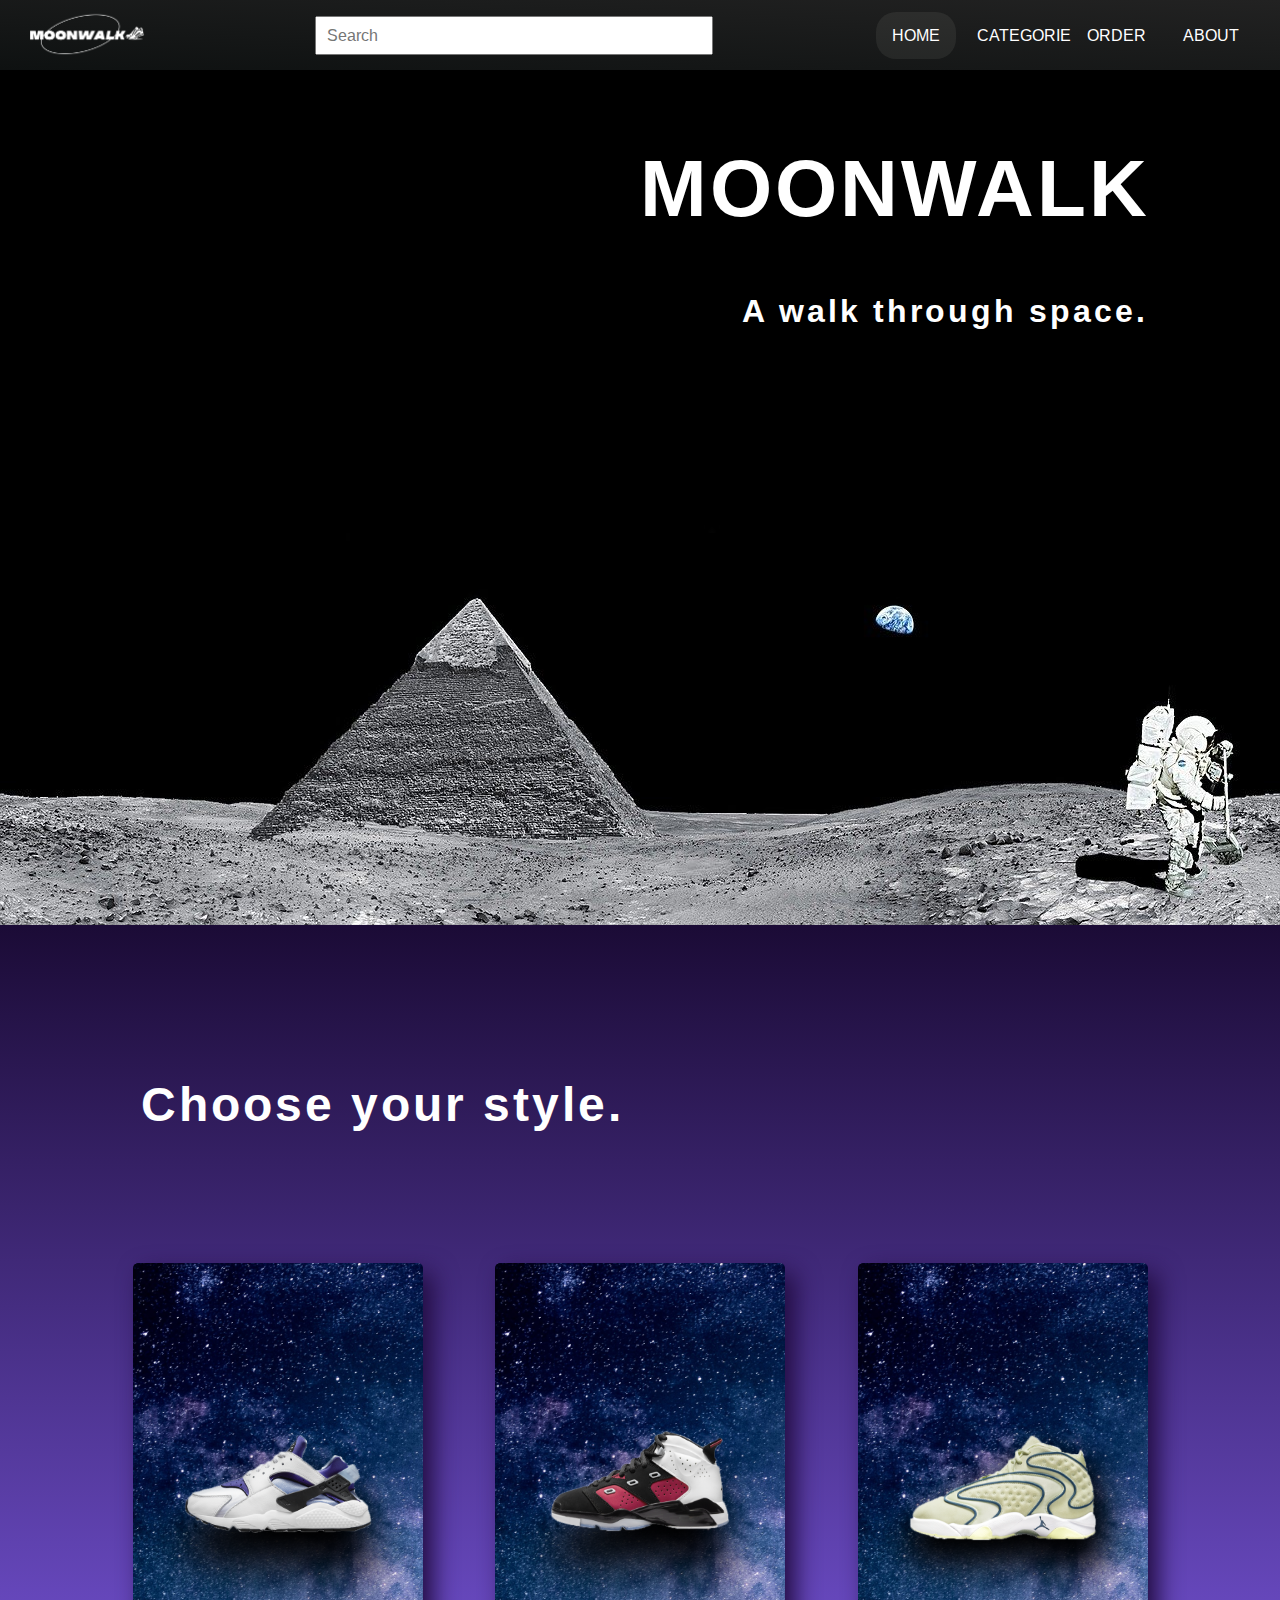
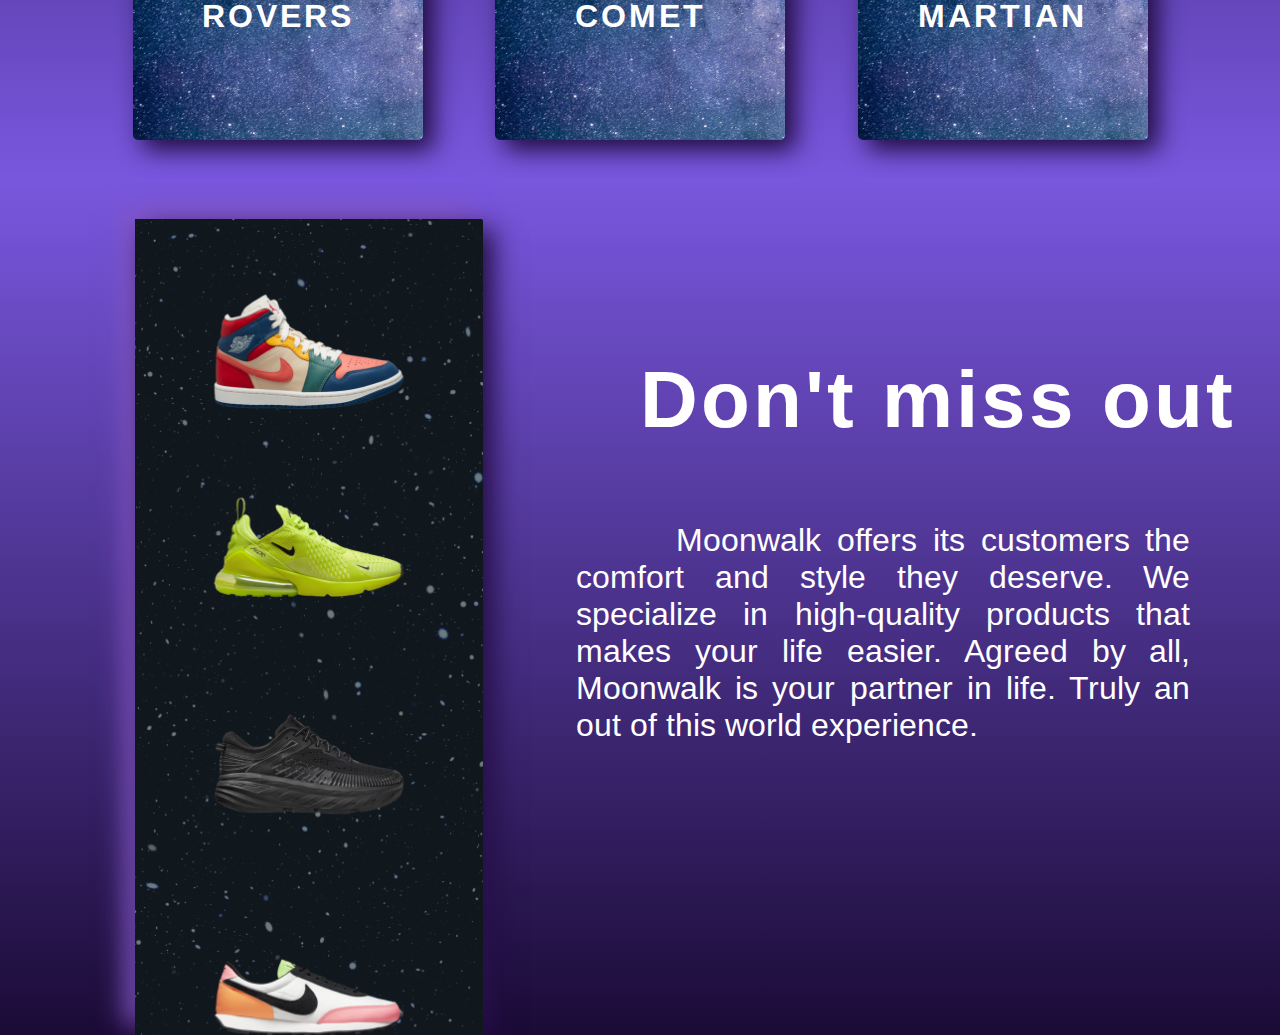
<file: index.html>
<!DOCTYPE html>
<html lang="en">
    <head>
        <meta charset="utf-8">
        <meta http-equiv="X-UA-Compatible" content="IE=edge">
        <title>Moonwalk</title>
        <meta name="description" content="">
        <meta name="viewport" content="width=device-width, initial-scale=1">
        <link rel="stylesheet" href="styles/index.css">
        <link rel="stylesheet" href="styles/navbar.css">
        <link rel="preconnect" href="https://fonts.googleapis.com">
        <link rel="preconnect" href="https://fonts.gstatic.com" crossorigin>
        <link href="https://fonts.googleapis.com/css2?family=Arimo:wght@600&display=swap" rel="stylesheet">
    </head>
    <body>
        <nav class="navbar">
            <div class="logo">
                <img src="pictures/finalmoonwalk.png" alt="logo">
            </div>
            <input type="text" placeholder="Search" class="searchbar">
            <div class="buttons">
            <a class="activepage" href="index.html">HOME</a>
            
                <div class="dropdown">
                    <button class="dropbtn">CATEGORIES 
                    <i class="fa fa-caret-down"></i>
                    </button>
                    <div class="dropdown-content">
                    <a href="Men_shoe.html">MEN's</a>
                    <a href="womenshoe.html">WOMEN's</a>
                    <a href="kids.html">KIDS</a>
                    </div>
                </div>
            <a href="orders.html">ORDER</a>
            <a href="about.html">ABOUT</a>
            </div>
        </nav>
        
        <section class="home">
            <h1 id="brand">MOONWALK</h1>
           <h1 class="slogan">A walk through space.</h1>
        </section>

        <section class="middlesec">

            <div class="secdef">
                <h1>Choose your style.</h1>
            </div>

            <div class="upper">
                <div class="card1">
                    <img src="pictures/shoes/womens8.png" alt="shoe">
                    <h1>ROVERS</h1>
                </div>
                <div class="card2">
                    <img src="pictures/shoes/kids6.png" alt="shoe">
                    <h1>COMET</h1>
                </div>
                <div class="card3">
                    <img src="pictures/shoes/womens9.png" alt="shoe">
                    <h1>MARTIAN</h1>
                </div>
            </div>
            
        </section>

        <section class="lowersec">

            <div class="slideshow">
                <div class="mover-1"></div>
            </div>
            <div class="lowersectxt">
                <h1>Don't miss out</h1>
                <p>
                    Moonwalk offers its customers the comfort and style they deserve.
                    We specialize in high-quality products that makes your life easier.
                    Agreed by all, Moonwalk is your partner in life. Truly an out of this world experience.
                </p>
            </div>
        </section>

    </body>
</html>
</file>
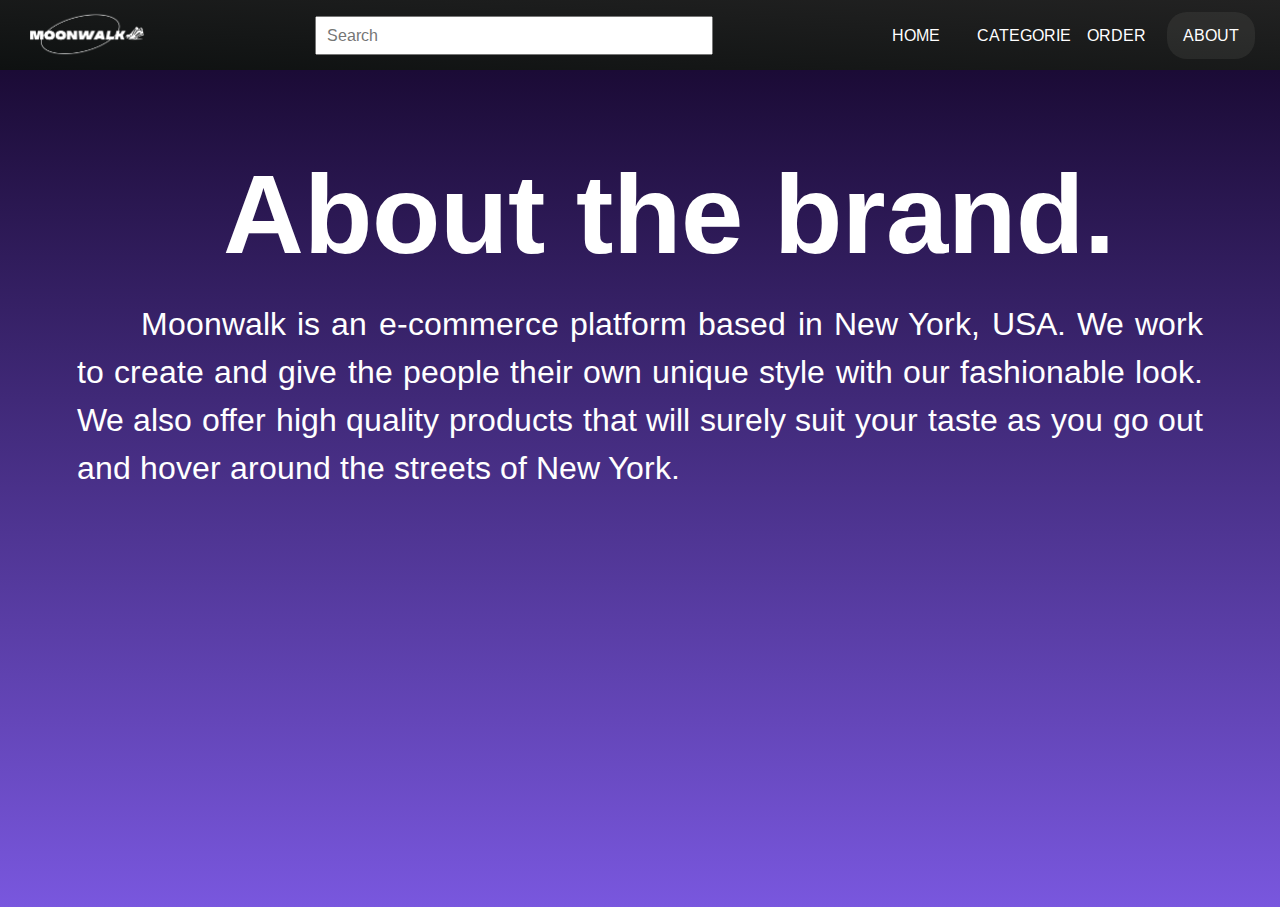
<file: about.html>
<!DOCTYPE html>
<html lang="en">
    <head>
        <meta charset="utf-8">
        <meta http-equiv="X-UA-Compatible" content="IE=edge">
        <title>Moonwalk</title>
        <meta name="description" content="">
        <meta name="viewport" content="width=device-width, initial-scale=1">
        <link rel="stylesheet" href="styles/about.css">
        <link rel="stylesheet" href="styles/navbar.css">
        <link rel="preconnect" href="https://fonts.googleapis.com">
        <link rel="preconnect" href="https://fonts.gstatic.com" crossorigin>
        <link href="https://fonts.googleapis.com/css2?family=Arimo:wght@600&display=swap" rel="stylesheet">
    </head>
    <body>
        <nav class="navbar">
            <div class="logo">
                <img src="pictures/finalmoonwalk.png" alt="logo">
            </div>
            <input type="text" placeholder="Search" class="searchbar">
            <div class="buttons">
            <a href="index.html">HOME</a>
            
                <div class="dropdown">
                    <button class="dropbtn">CATEGORIES 
                    <i class="fa fa-caret-down"></i>
                    </button>
                    <div class="dropdown-content">
                    <a href="Men_shoe.html">MEN's</a>
                    <a href="womenshoe.html">WOMEN's</a>
                    <a href="kids.html">KIDS</a>
                    </div>
                </div>
            <a href="orders.html">ORDER</a>
            <a class="activepage" href="about.html">ABOUT</a>
            </div>
        </nav>
        
        <section class="about">
            <div class="abouttxt">
                <h1>About the brand.</h1>
                <p>
                    Moonwalk is an e-commerce platform based in New York, USA.
                    We work to create and give the people their own unique style
                    with our fashionable look. We also offer high quality products
                    that will surely suit your taste as you go out and hover around the
                    streets of New York.
                </p>
            </div>
        </section>

    </body>
</html>
</file>
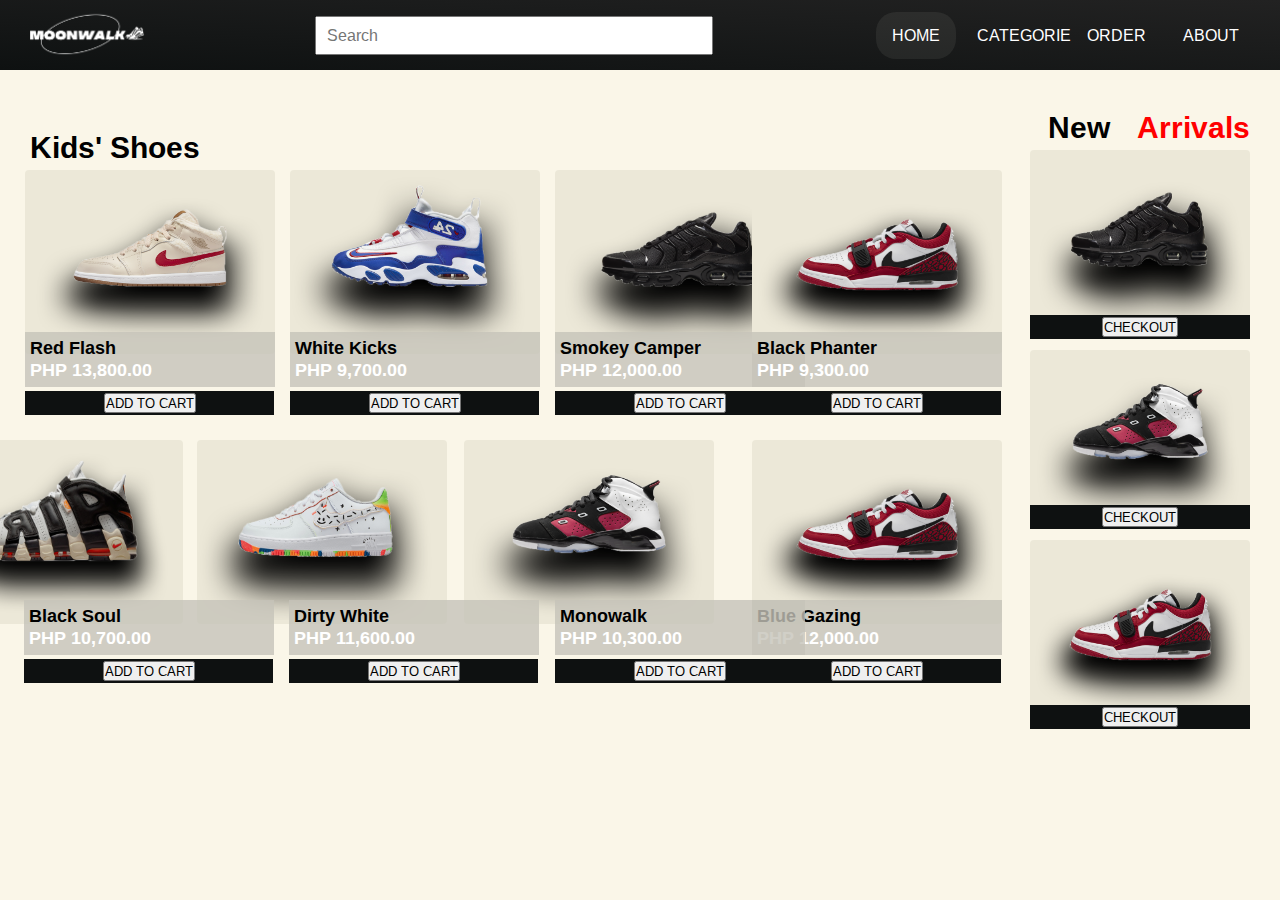
<file: kids.html>
<!DOCTYPE html>
<html lang="en">
    <head>
        <meta charset="utf-8">
        <meta http-equiv="X-UA-Compatible" content="IE=edge">
        <title>Shoe Website</title>
        <meta name="description" content="">
        <meta name="viewport" content="width=device-width, initial-scale=1">
        <link rel="stylesheet" href="styles/kids.css">
        <link rel="stylesheet" href="styles/navbar.css">
        <link rel="preconnect" href="https://fonts.googleapis.com">
        <link rel="preconnect" href="https://fonts.gstatic.com" crossorigin>
        <link href="https://fonts.googleapis.com/css2?family=Arimo:wght@600&display=swap" rel="stylesheet">
    </head>
    <body>
        <nav class="navbar">
            <div class="logo">
                <img src="pictures/finalmoonwalk.png" alt="logo">
            </div>
            <input type="text" placeholder="Search" class="searchbar">
            <div class="buttons">
            <a class="activepage" href="index.html">HOME</a>
            
                <div class="dropdown">
                    <button class="dropbtn">CATEGORIES 
                    <i class="fa fa-caret-down"></i>
                    </button>
                    <div class="dropdown-content">
                    <a href="Men_shoe.html">MEN's</a>
                    <a href="womenshoe.html">WOMEN's</a>
                    <a href="kids.html">KIDS</a>
                    </div>
                </div>
            <a href="orders.html">ORDER</a>
            <a href="about.html">ABOUT</a>
            </div>
        </nav>
        <section>
        <div class="container">
            <div class="toptext">
                Kids' Shoes
            </div>
        </div>
        <div class="container">
            <div class="sidetext">
                New
            </div>
        </div>
        <div class="container">
            <div class="sidetext2">
                Arrivals
            </div>
        </div>
    
    <div class="container">
        <div class="checkpic1"><img src="pictures/shoes/kids3.png" width="220px" height="180px"></div>
        <div class="checktext1">
            <button>CHECKOUT</button>
         </div>
    </div>
    
    <div class="container">
        <div class="checkpic2"><img src="pictures/shoes/kids6.png" width="220px height=180px"></div>
        <div class="checktext2">
            <button>CHECKOUT</button>
         </div>
    </div>
    
    <div class="container">
        <div class="checkpic3"><img src="pictures/shoes/kids4.png" width="220px height=180px"></div>
        <div class="checktext3">
            <button>CHECKOUT</button>
        </div>
    </div>
    
    <div class="container">
        <div class="kids1"><img src="pictures/shoes/kids1.png" width="250px" height="180px"></div>
            <div class="text1">
                Red Flash
                <div class="text11">
                    PHP 13,800.00
                    <div class="text111">
                        <button>ADD TO CART</button>
                    </div>
                </div>
              </div>   
            </div>
        </div>
        <div class="container">
            <div class="kids2"><img src="pictures/shoes/kids2.png" width="250px"height="180px"></div>
            <div class="text2">
                White Kicks
                <div class="text22">
                    PHP 9,700.00
                    <div class="text222">
                        <button>ADD TO CART</button>
                    </div>
                </div>
              </div>   
            </div>
        </div>
        <div class="container">
            <div class="kids3"><img src="pictures/shoes/kids3.png" width="250px"height="180px"></div>
            <div class="text3">
                Smokey Camper<br>
                <div class="text33">
                    PHP 12,000.00
                    <div class="text333">
                        <button>ADD TO CART</button>
                    </div>
                </div>
              </div>   
            </div>
        </div>
         <div class="container">
            <div class="kids4"><img src="pictures/shoes/kids4.png" width="250px"height="180px"></div>
            <div class="text4">
                Black Phanter
                <div class="text44">
                    PHP 9,300.00
                    <div class="text444">
                        <button>ADD TO CART</button>
                    </div>
                </div>
              </div>   
            </div>
        </div>
         <div class="container">
            <div class="kids5"><img src="pictures/shoes/kids5.png" width="250px"height="180px"></div>
            <div class="text5">
                Blue Gazing
                <div class="text55">
                    PHP 12,000.00
                    <div class="text555">
                        <button>ADD TO CART</button>
                    </div>
                </div>
              </div>   
            </div>
        </div> 
         <div class="container">
            <div class="kids6"><img src="pictures/shoes/kids6.png" width="250px"height="180px"></div>
            <div class="text6">
                Monowalk
                <div class="text66">
                    PHP 10,300.00
                    <div class="text666">
                        <button>ADD TO CART</button>
                    </div>
                </div>
              </div>   
            </div>
         </div> 
         <div class="container">
            <div class="kdis7"><img src="pictures/shoes/kids7.png" width="250px"height="180px"></div>
            <div class="text7">
                Dirty White
                <div class="text77">
                    PHP 11,600.00
                    <div class="text777">
                        <button>ADD TO CART</button>
                    </div>
                </div>
              </div>   
            </div>
         </div>
         <div class="container">
            <div class="kids8"><img src="pictures/shoes/men7.png" width="250px"height="180px"></div>
            <div class="text8">
                Black Soul
                <div class="text88">
                    PHP 10,700.00
                    <div class="text888">
                        <button>ADD TO CART</button>
                    </div>
                </div>
              </div>   
            </div>
         </div>
        </section>
            
        
    
    </body>
                         
        
    </body>
</html>
</file>
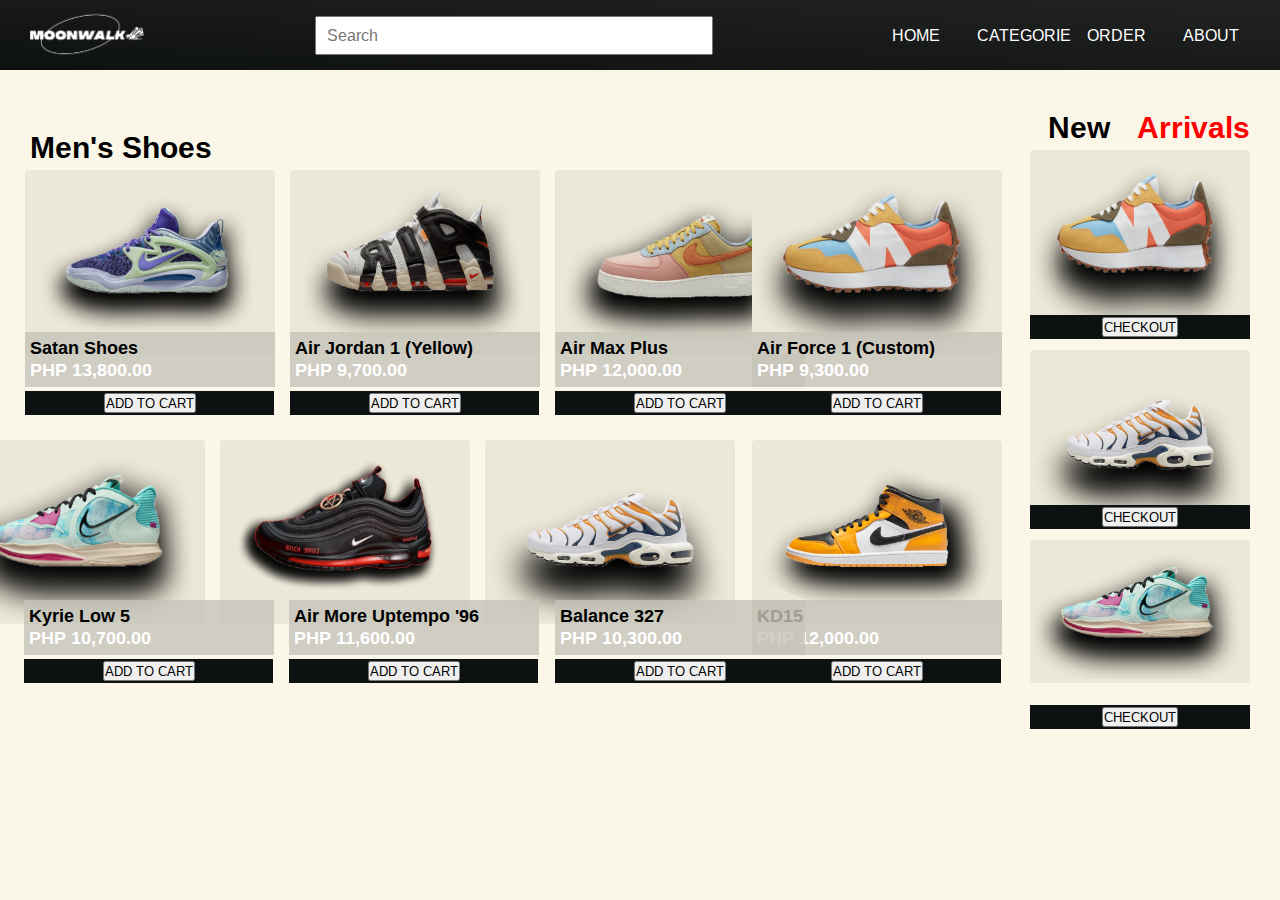
<file: Men_shoe.html>
<!DOCTYPE html>
<html lang="en">
<head>
    <meta charset="UTF-8">
    <meta http-equiv="X-UA-Compatible" content="IE=edge">
    <meta name="viewport" content="width=device-width, initial-scale=1.0">
    <title>Men's Shoes | MOONWALK</title>
    <link rel="stylesheet" href="styles/men.css">
    <link rel="stylesheet" href="styles/navbar.css">
    <link rel="preconnect" href="https://fonts.googleapis.com">
    <link rel="preconnect" href="https://fonts.gstatic.com" crossorigin>
    <link href="https://fonts.googleapis.com/css2?family=Arimo:wght@600&display=swap" rel="stylesheet">
</head>
<body>
    <nav class="navbar">
        <div class="logo">
            <img src="pictures/finalmoonwalk.png" alt="logo">
        </div>
        <input type="text" placeholder="Search" class="searchbar">
        <div class="buttons">
        <a href="index.html">HOME</a>
        
            <div class="dropdown">
                <button class="dropbtn">CATEGORIES 
                <i class="fa fa-caret-down"></i>
                </button>
                <div class="dropdown-content">
                <a class="activepage" href="Men_shoe.html">MEN's</a>
                <a href="womenshoe.html">WOMEN's</a>
                <a href="kids.html">KIDS</a>
                </div>
            </div>
        <a href="orders.html">ORDER</a>
        <a href="about.html">ABOUT</a>
        </div>
    </nav>
    <section>
    <div class="container">
        <div class="toptext">
            Men's Shoes
        </div>
    </div>
    <div class="container">
        <div class="sidetext">
            New
        </div>
    </div>
    <div class="container">
        <div class="sidetext2">
            Arrivals
        </div>
    </div>

<div class="container">
    <div class="checkpic1"><img src="pictures/shoes/men1.png" width="220px" height="180px"></div>
    <div class="checktext1">
        <button>CHECKOUT</button>
     </div>
</div>

<div class="container">
    <div class="checkpic2"><img src="pictures/shoes/men3.png" width="220px height=180px"></div>
    <div class="checktext2">
        <button>CHECKOUT</button>
     </div>
</div>

<div class="container">
    <div class="checkpic3"><img src="pictures/shoes/men5.png" width="220px height=180px"></div>
    <div class="checktext3">
        <button>CHECKOUT</button>
    </div>
</div>

<div class="container">
    <div class="men1"><img src="pictures/shoes/men6.png"  width="250px" height="180px"></div>
        <div class="text1">
            Satan Shoes
            <div class="text11">
                PHP 13,800.00
                <div class="text111">
                    <button>ADD TO CART</button>
                </div>
            </div>
          </div>
        </div>
    </div>
    <div class="container">
        <div class="men2"><img src="pictures/shoes/men7.png" width="250px"height="180px"></div>
        <div class="text2">
            Air Jordan 1 (Yellow)
            <div class="text22">
                PHP 9,700.00
                <div class="text222">
                    <button>ADD TO CART</button>
                </div>
            </div>
          </div>
        </div>
    </div>
    <div class="container">
        <div class="men3"><img src="pictures/shoes/men8.png" width="250px"height="180px"></div>
        <div class="text3">
            Air Max Plus<br>
            <div class="text33">
                PHP 12,000.00
                <div class="text333">
                    <button>ADD TO CART</button>
                </div>
            </div>
          </div>
        </div>
    </div>
     <div class="container">
        <div class="men4"><img src="pictures/shoes/men1.png" width="250px"height="180px"></div>
        <div class="text4">
            Air Force 1 (Custom)
            <div class="text44">
                PHP 9,300.00
                <div class="text444">
                    <button>ADD TO CART</button>
                </div>
            </div>
          </div>
        </div>
    </div>
     <div class="container">
        <div class="men5"><img src="pictures/shoes/men2.png" width="250px"height="180px"></div>
        <div class="text5">
            KD15
            <div class="text55">
                PHP 12,000.00
                <div class="text555">
                    <button>ADD TO CART</button>
                </div>
            </div>
          </div>
        </div>
    </div>
     <div class="container">
        <div class="men6"><img src="pictures/shoes/men3.png" width="250px"height="180px"></div>
        <div class="text6">
            Balance 327
            <div class="text66">
                PHP 10,300.00
                <div class="text666">
                    <button>ADD TO CART</button>
                </div>
            </div>
          </div>
        </div>
     </div>
     <div class="container">
        <div class="men7"><img src="pictures/shoes/men4.png" width="250px"height="180px"></div>
        <div class="text7">
           Air More Uptempo '96
            <div class="text77">
                PHP 11,600.00
                <div class="text777">
                    <button>ADD TO CART</button>
                </div>
            </div>
          </div>
        </div>
     </div>
     <div class="container">
        <div class="men8"><img src="pictures/shoes/men5.png" width="250px"height="180px"></div>
        <div class="text8">
            Kyrie Low 5
            <div class="text88">
                PHP 10,700.00
                <div class="text888">
                    <button>ADD TO CART</button>
                </div>
            </div>
          </div>
        </div>
     </div>
    </section>
</body>
</html>
</file>
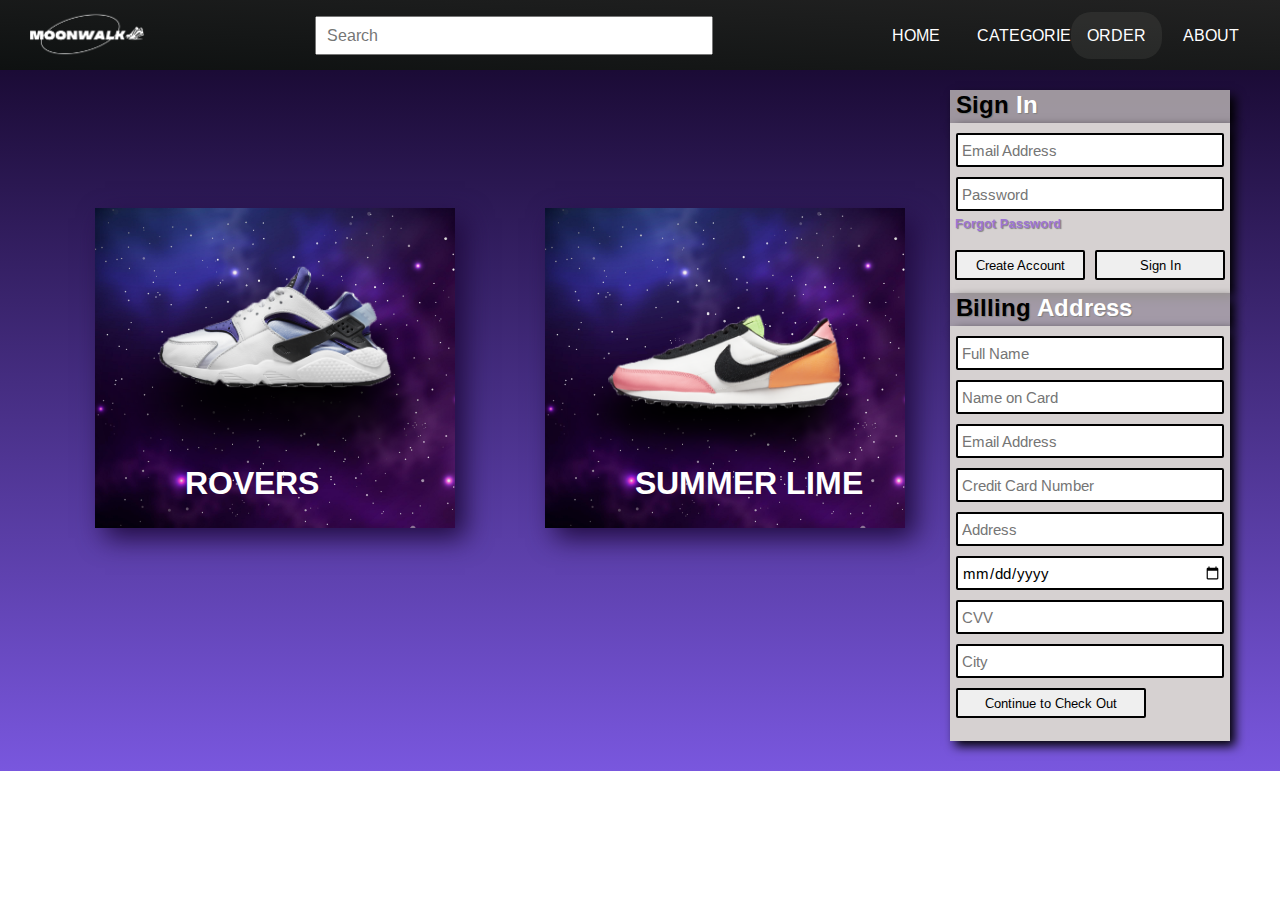
<file: orders.html>
<!DOCTYPE html>
<html lang="en">
    <head>
        <meta charset="utf-8">
        <meta http-equiv="X-UA-Compatible" content="IE=edge">
        <title>Order</title>
        <meta name="description" content="">
        <meta name="viewport" content="width=device-width, initial-scale=1">
        <link rel="stylesheet" href="styles/orders.css">
        <link rel="stylesheet" href="styles/navbar.css">
        <link rel="preconnect" href="https://fonts.googleapis.com">
        <link rel="preconnect" href="https://fonts.gstatic.com" crossorigin>
        <link href="https://fonts.googleapis.com/css2?family=Arimo:wght@600&display=swap" rel="stylesheet">
    </head>
    <body>
        <nav class="navbar">
            <div class="logo">
                <img src="pictures/finalmoonwalk.png" alt="logo">
            </div>
            <input type="text" placeholder="Search" class="searchbar">
            <div class="buttons">
            <a href="index.html">HOME</a>
            
                <div class="dropdown">
                    <button class="dropbtn">CATEGORIES 
                    <i class="fa fa-caret-down"></i>
                    </button>
                    <div class="dropdown-content">
                    <a href="Men_shoe.html">MEN's</a>
                    <a href="womenshoe.html">WOMEN's</a>
                    <a href="kids.html">KIDS</a>
                    </div>
                </div>
            <a class="activepage" href="order.html">ORDER</a>
            <a href="about.html">ABOUT</a>
            </div>
        </nav>

        <section class="bg">
            <div class="shoes">
                <div class="card">
                    <img src="pictures/shoes/womens8.png" alt="shoe">
                    <h1>ROVERS</h1>
                </div>
                <div class="card">
                    <img src="pictures/shoes/woman4.png" alt="">
                    <h1>SUMMER LIME</h1>
                </div>
            </div>
            <div class="sctn">
                <form action="/action_page.php" method="get" target="_blank">
                    <div class="wrapperfirst">
                        <div class="title">
                            <h2 class="titletxt">Sign <font color="white">In</font></h2>    
                        </div>

                        <div class="form">
                            <div class="input_field">
                                <input type="text" class="input" placeholder="Email Address">
                            </div>
                            <div class="input_field">
                                <input type="password" class="input" placeholder="Password">
                            </div>
                            <div class="forgotpassword">
                                <a href="https://www.youtube.com/watch?v=dQw4w9WgXcQ" target="_blank" class="forgotpassword">Forgot Password</a>
                            </div>
                            <br>
                            <div class="input_field">
                                <button type="button" class="createbtn">Create Account</button> 
                                <button type="button" class="signbtn">Sign In</button>
                            </div>
                        </div>
                    </form>

                <form action="/action_page.php" method="get" target="_blank">
                    <div class="wrapper">
                        <div class="title">
                            <h2 class="titletxt">Billing <font style="color: white;">Address</font></h2>
                        </div>
        
                        <div class="form">
                            <div class="input_field">
                                
                                <input type="text" class="input" placeholder="Full Name">
                                
                                
                                <input type="text" class="input" placeholder="Name on Card">
                            </div>
                            <div class="input_field">
                                
                                <input type="text" class="input" placeholder="Email Address">
        
                                
                                <input type="text" class="input" placeholder="Credit Card Number">
                            </div>
                            <div>
                                
                                <input type="text" class="input" placeholder="Address">
        
                                
                                <input type="date" class="input" placeholder="Exp Month/Year">
        
                                
                                <input type="number" class="input" placeholder="CVV">
                            </div>
                            <div>
        
                                <input type="text" class="input" placeholder="City">
                                <br>
                                <button type="button" class="btn">Continue to Check Out</button>
                            </div>
                        </div>
                    </div>
                </form>
            </div>
        </section>
    </head>
</html>
</file>
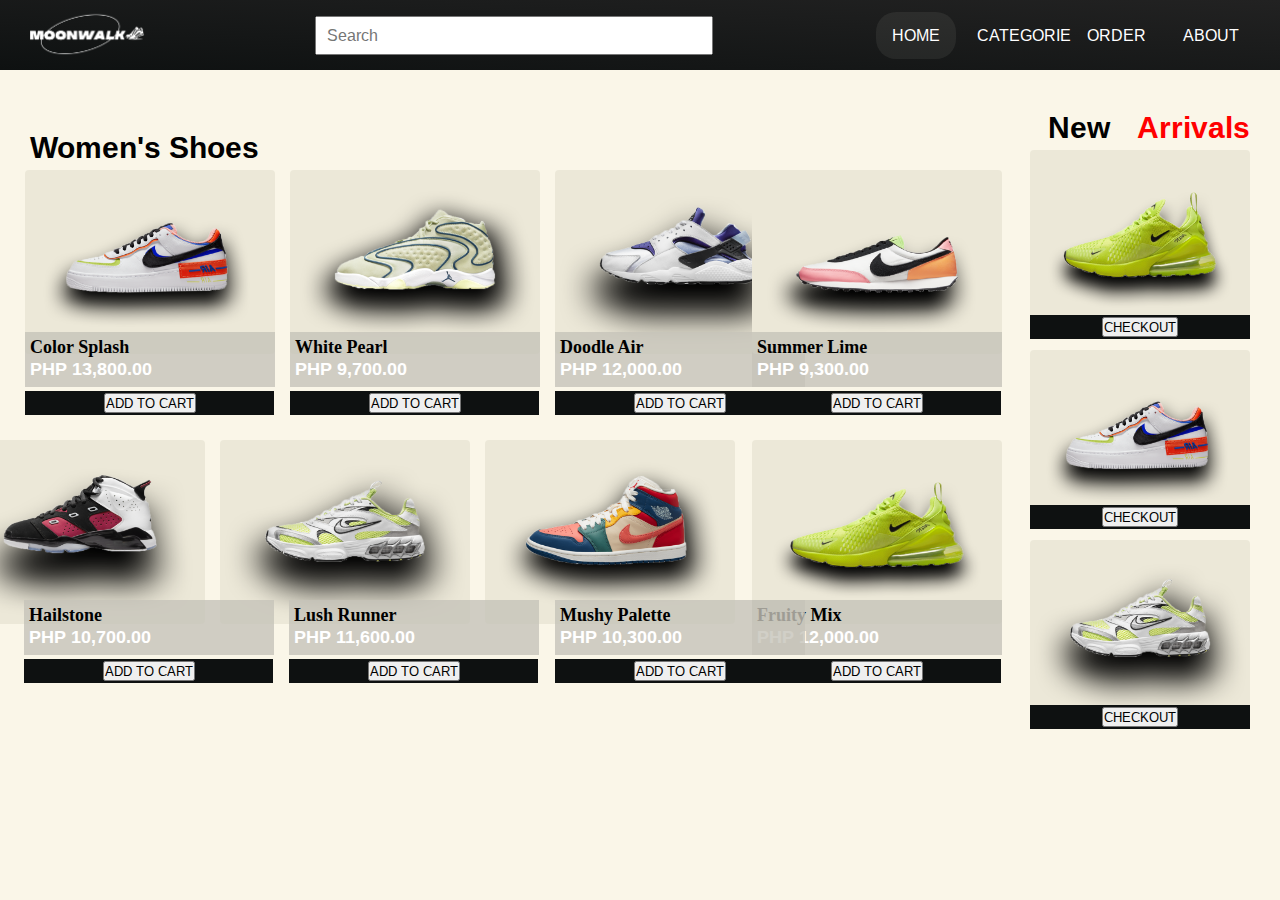
<file: womenshoe.html>
<!DOCTYPE html>
<html lang="en">
<head>
    <meta charset="UTF-8">
    <meta http-equiv="X-UA-Compatible" content="IE=edge">
    <meta name="viewport" content="width=device-width, initial-scale=1.0">
    <title>Women's Shoes | MOONWALK</title>
    <link rel="stylesheet" href="styles/women.css">
    <link rel="stylesheet" href="styles/navbar.css">
    <link rel="preconnect" href="https://fonts.googleapis.com">
    <link rel="preconnect" href="https://fonts.gstatic.com" crossorigin>
    <link href="https://fonts.googleapis.com/css2?family=Arimo:wght@600&display=swap" rel="stylesheet">
</head>
<body>
    <nav class="navbar">
        <div class="logo">
            <img src="pictures/finalmoonwalk.png" alt="logo">
        </div>
        <input type="text" placeholder="Search" class="searchbar">
        <div class="buttons">
        <a class="activepage" href="index.html">HOME</a>
        
            <div class="dropdown">
                <button class="dropbtn">CATEGORIES 
                <i class="fa fa-caret-down"></i>
                </button>
                <div class="dropdown-content">
                <a href="Men_shoe.html">MEN's</a>
                <a href="/woman.html">WOMEN's</a>
                <a href="kids.html">KIDS</a>
                </div>
            </div>
        <a href="orders.html">ORDER</a>
        <a href="about.html">ABOUT</a>
        </div>
    </nav>

    <section>
    <div class="container">
        <div class="toptext">
            Women's Shoes
        </div>
    </div>
    <div class="container">
        <div class="sidetext">
            New
        </div>
    </div>
    <div class="container">
        <div class="sidetext2">
            Arrivals
        </div>
    </div>

    <div class="container">
        <div class="checkpic1"><img src="pictures/shoes/woman5.png" width="220px" height="180px"></div>
        <div class="checktext1">
            <button>CHECKOUT</button>
        </div>
    </div>

    <div class="container">
        <div class="checkpic2"><img src="pictures/shoes/woman2.png" width="220px height=180px"></div>
        <div class="checktext2">
            <button>CHECKOUT</button>
        </div>
    </div>

    <div class="container">
        <div class="checkpic3"><img src="pictures/shoes/woman7.png" width="220px height=180px"></div>
        <div class="checktext3">
            <button>CHECKOUT</button>
        </div>
    </div>

    <div class="container">
        <div class="women1"><img src="pictures/shoes/woman1.png"  width="250px" height="180px"></div>
            <div class="text1">
                Color Splash
                <div class="price">
                    PHP 13,800.00
                    <div class="addcart">
                        <button>ADD TO CART</button>
                    </div>
                </div>
            </div>   
            </div>
        </div>
        <div class="container">
            <div class="women2"><img src="pictures/shoes/womens9.png" width="250px"height="180px"></div>
            <div class="text2">
                White Pearl
                <div class="price">
                    PHP 9,700.00
                    <div class="addcart">
                        <button>ADD TO CART</button>
                    </div>
                </div>
            </div>   
            </div>
        </div>
        <div class="container">
            <div class="women3"><img src="pictures/shoes/woman3.png" width="250px"height="180px"></div>
            <div class="text3">
                Doodle Air<br>
                <div class="price">
                    PHP 12,000.00
                    <div class="addcart">
                        <button>ADD TO CART</button>
                    </div>
                </div>
            </div>   
            </div>
        </div>
        <div class="container">
            <div class="women4"><img src="pictures/shoes/woman4.png" width="250px"height="180px"></div>
            <div class="text4">
                Summer Lime
                <div class="price">
                    PHP 9,300.00
                    <div class="addcart">
                        <button>ADD TO CART</button>
                    </div>
                </div>
            </div>   
            </div>
        </div>
        <div class="container">
            <div class="women5"><img src="pictures/shoes/woman5.png" width="250px"height="180px"></div>
            <div class="text5">
                Fruity Mix
                <div class="price">
                    PHP 12,000.00
                    <div class="addcart">
                        <button>ADD TO CART</button>
                    </div>
                </div>
            </div>   
            </div>
        </div> 
        <div class="container">
            <div class="women6"><img src="pictures/shoes/woman6.png" width="250px"height="180px"></div>
            <div class="text6">
                Mushy Palette
                <div class="price">
                    PHP 10,300.00
                    <div class="addcart">
                        <button>ADD TO CART</button>
                    </div>
                </div>
            </div>   
            </div>
        </div> 
        <div class="container">
            <div class="women7"><img src="pictures/shoes/woman7.png" width="250px"height="180px"></div>
            <div class="text7">
                Lush Runner
                <div class="price">
                    PHP 11,600.00
                    <div class="addcart">
                        <button>ADD TO CART</button>
                    </div>
                </div>
            </div>   
            </div>
        </div>
        <div class="container">
            <div class="women8"><img src="pictures/shoes/kids6.png" width="250px"height="180px"></div>
            <div class="text8">
                Hailstone
                <div class="price">
                    PHP 10,700.00
                    <div class="addcart">
                        <button>ADD TO CART</button>
                    </div>
                </div>
            </div>   
            </div>
        </div>
    
</body>
</html>
</file>
<file: styles/index.css>
section{
    width: 100%;
    height: 95vh;
    padding: 20px 60px 40px 60px;
    box-sizing: border-box;
    position: relative;
    background-image: linear-gradient(#1b0b36, #7957de);
}
.home{
    background-image: url("../pictures/moon.jpg");
    background-position: bottom;
    background-size: contain;
    background-repeat: no-repeat;
    background-color: black;
}
h1{
    color: white;
    position: absolute;
    letter-spacing: 3px;
}

#brand{
    font-size: 5em;
    margin-top: 50px;
    left: 50%;
    animation: pageload 2s;
}
@keyframes pageload{
    from{opacity: 0;}
    to{opacity: 1;}
}

.slogan{
    left: 58%;
    top: 26%;
    animation: pageload 7s;
}


@keyframes moveIt1 {
    0% {background-position: bottom left;}
    100% {background-position: top right;}
}
@keyframes moveIt2 {
    0% {background-position: center left;}
    100% {background-position: top right;}
}
@keyframes moveIt3 {
    0% {background-position: bottom center;}
    100% {background-position: top right;}
}

.secdef{
    width: 100%;
    height: 40%;
    display: flex;
    align-items: center;
    box-sizing: border-box;
    padding-left: 7%;
}
.secdef h1{
    font-size: 3em;
    transition: 1s;
}
.middlesec:hover .secdef h1{
    transform: translateX(60%);
}

.upper{
    height: 60%;
    width: 100%;
    margin-bottom: 20px;
    display: flex;
    flex-direction: row;
    justify-content: space-evenly;
}
.upper div{
    box-sizing: border-box  ;
    border-radius: 5px;
    width: 25%;
    height: 100%;
    box-shadow:  10px 10px 25px #210c41;
    display: flex;
    position: relative;
    background-image: url("../pictures/galaxy.jpg");
    flex-direction: column;
    background-size: 800px;
    cursor: pointer;
}
.card1{
    animation: moveIt1 30s ease-in-out infinite alternate;
}
.card2{
    animation: moveIt2 30s ease-in-out infinite alternate;
}
.card3{
    animation: moveIt3 30s ease-in-out infinite alternate;
}

.upper div img{
    height: auto;
    width: 100%;
    transition: transform 2s;
    margin: auto;
}
.upper div h1{
    color: white;
    align-self: center;
    font-size: 2em;
    letter-spacing: 3px;
    position: absolute;
    top: 70%;
} 
.upper div:hover img{
    transform: rotateZ(360deg);
} 

.lowersec{
    background-image: linear-gradient(#7957de,#1b0b36);
    display: flex;
    flex-direction: row;
    margin: 0;
    position: relative;
    padding-bottom: 0;
    padding-top: 39px;
}

.slideshow{
    background-image: url("../pictures/shoes/shoeslide.png");
    background-size: cover;
    background-position: top;
    background-repeat: repeat-y;
    animation: moveSlideshow 15s linear infinite alternate;
    height: 100%;
    width: 30%;
    box-shadow:  10px 10px 25px #210c41,
                -10px -10px 25px #8559c7;
    margin-left: 75px;
    transform: translate3d(0, 0, 0);
}
@keyframes moveSlideshow {
    100% {background-position: bottom;}
}

.lowersectxt{
    flex: 2;
}
.lowersectxt h1{
    position: absolute;
    top: 20%;
    left: 50%;
    font-size: 5em;
}
.lowersectxt p{
    position: absolute;
    top: 40%;
    left: 45%;
    font-size: 2em;
    color: white;
    text-align: justify;
    text-indent:100px;
    margin-right: 7%;
}
</file>
<file: styles/navbar.css>
/* general */
*{
    margin: 0;
    padding: 0;
    font-family: Arimo, Helvetica, sans-serif;
}

body{
    overflow-x: hidden;
    padding-top: 70px;
}
/* logo */
.logo{
    display: flex;
    padding: 4px;
    margin-left: 20px;
}
.logo img{
    width: auto;
    height: auto;
}

/* sets the look of the navbar */
.navbar {
    overflow: hidden;
    background-image: linear-gradient(to top right, rgb(14, 17,17), rgb(34, 34, 34));
    top: 0;
    left: 0;
    width: 100%;
    height: 70px;
    display: flex;
    flex-direction: row;
    justify-content: space-between;
    position: fixed;
    z-index: 10;
}
@keyframes moveIt {
    0% {background-position: bottom left;}
    100% {background-position: top right;}
}
.searchbar{
    height: 50%;
    width: 30%;
    align-self: center;
    padding-left: 10px;
    font-size: 1em;
}
/* sets the look for navbar hyperlinks   */
.navbar a {
    float: right;
    font-size: 16px;
    color: white;
    text-align: center;
    padding: 14px 16px;
    text-decoration: none;
    margin-right: 5px;
}

.buttons{
    width: 30%;
    margin-right: 20px;
    display: flex;
    align-items: center;
}
  
.dropdown {
    float: right;
    overflow: hidden;
}
  
.dropdown .dropbtn {
    font-size: 16px;  
    border: none;
    outline: none;
    color: white;
    padding: 14px 16px;
    background-color: inherit;
    font-family: inherit;
    margin: 0;
}
.activepage{
    background-color: rgba(182, 180, 174, 0.099);
    border-radius: 20px;
}
  
.navbar a:hover, .dropdown:hover .dropbtn {
    background-color: rgba(150,148,140,255);
}
  
.dropdown-content {
    display: none;
    position: fixed;
    background-color: #f9f9f9;
    min-width: 160px;
    box-shadow: 0px 8px 16px 0px rgba(0,0,0,0.2);
    z-index: 1;
}
  
.dropdown-content a {
    float: none;
    color: black;
    padding: 12px 16px;
    text-decoration: none;
    display: block;
    text-align: left;
}
  
.dropdown-content a:hover {
    background-color: #ddd;
}
  
.dropdown:hover .dropdown-content {
    display: block;
}
</file>
<file: styles/about.css>
.about{
    width: 100%;
    height: 93vh;
    box-sizing: border-box;
    display: flex;
    background-image: linear-gradient(#1b0b36, #7957de);
    flex-direction: column;
    align-content: center;
    padding: 6%;
}
.abouttxt{
    color: white;
}
.abouttxt h1{
    font-size: 7em;
    margin-left: 13%;
    margin-bottom: 20px;
}
.abouttxt p{
    font-size: 2em;
    text-indent: 2em;
    text-align: justify ;
    line-height: 1.5em;
}
</file>
<file: styles/kids.css>
*{
    font-family: Arimo;
}
body{
    background-color: rgba(250,246,232,255);
}
section{
    position: relative;
    margin-top: 0;
}


.toptext{
    position:absolute;
    font-weight: bold;
    font-size:30px;
    top:60px;
    left: 30px;
}

.sidetext{
    position:absolute;
    font-weight: bold;
    font-size: 30px;
    top: 40px;
    right: 170px;  
}

.sidetext2{
    position:absolute;
    font-weight: bold;
    font-size: 30px;
    color:red;
    top: 40px;
    right: 30px;  
}

.checkpic1{
    position:absolute;
    background-color: rgba(236,232,216,255);
    border-radius: 4px;
    top:80px;
    right:30px;
}

.checktext1{
    padding:2px;
    margin-top: 5px;
    position:absolute;
    color:white;
    background:rgba(14,17,17,255);
    border-color: rgba(236,232,216,255);
    
    font-family:Verdana;
    font-weight:bold;
    font-size:small;
    text-align: center;
    right:30px;
    top: 240px;
    width:216px;
}

.checkpic2{
    position:absolute;
    background-color: rgba(236,232,216,255);
    border-radius: 4px;
    top:280px;
    right:30px; 
}
.checktext2{
    padding:2px;
    margin-top: 5px;
    position:absolute;
    color:white;
    background:rgba(14,17,17,255);
    border-color: rgba(236,232,216,255);
    
    font-family:Verdana;
    font-weight:bold;
    font-size:small;
    text-align: center;
    right:30px;
    top: 430px;
    width:216px;
}

.checkpic3{
    position:absolute;
    background-color: rgba(236,232,216,255);
    border-radius: 4px;
    top:470px;
    right:30px; 
}

.checktext3{
    padding:2px;
    margin-top: 5px;
    position:absolute;
    color:white;
    background:rgba(14,17,17,255);
    border-color: rgba(236,232,216,255);
    
    font-family:Verdana;
    font-weight:bold;
    font-size:small;
    text-align: center;
    right:30px;
    top: 630px;
    width:216px;
}


.kids1{
    position: absolute;
    background-color: rgba(236,232,216,255);
    border-radius: 4px;
    top: 100px;
    left:25px;
}
.kids2{
    position: absolute;
    background-color: rgba(236,232,216,255);
    border-radius: 4px;
    top:100px;
    left:290px;
}
.kids3{
    position: absolute;
    background-color: rgba(236,232,216,255);
    border-radius: 4px;
    top:100px;
    left:555px;
}
.kids4{
    position: absolute;
    background-color: rgba(236,232,216,255);
    border-radius: 4px;
    top:100px;
    right:278px;
}
.kids5{
    position: absolute;
    background-color: rgba(236,232,216,255);
    border-radius: 4px;
    top:370px;
    right:278px;
}
.kids6{
    position: absolute;
    background-color: rgba(236,232,216,255);
    border-radius: 4px;
    top:370px;
    right:566px;
}
.kdis7{
    position: absolute;
    background-color: rgba(236,232,216,255);
    border-radius: 4px;
    top:370px;
    right:833px;
}
.kids8{
    position: absolute;
    background-color: rgba(236,232,216,255);
    border-radius: 4px;
    top:370px;
    right:1097px;
}
.text1{
    position:absolute;
    padding: 5px;
    font-size:large;
    font-weight: bold;
    color:black;
    top: 262px;
    left: 25px;
    border: 10px;
    width:240px;
    height:45px;
    background: rgba(198,195,185,.8);
}
.text11{
    color: white;
    font-weight: 600;
}
.text111{
    padding:2px;
    margin-top: 4px;
    position:absolute;
    color:white;
    background:rgba(14,17,17,255);
    border-color: rgba(236,232,216,255);
    font-size:small;
    text-align: center;
    left:0px;
    top: 55px;
    width:245px;
}
.text2{
    position: absolute;
    padding: 5px;
    font-size:large;
    font-weight: bold;
    color:black;
    top: 262px;
    left:290px;
    border: 10px;
    width:240px;
    height:45px;
    background: rgba(198,195,185,.8);
}
.text22{
    color: white;
    font-weight: 600;
}
.text222{
    padding:2px;
    position:absolute;
    color:white;
    background:rgba(14,17,17,255);
    border-color: rgba(236,232,216,255);
    font-size:small;
    text-align: center;
    left:0px;
    top: 55px;
    width:245px;
    margin-top: 4px;
}
.text3{
    position: absolute;
    padding: 5px;
    font-size:large;
    font-weight: bold;
    color:black;
    top: 262px;
    left:555px;
    border: 10px;
    width:240px;
    height:45px;
    background: rgba(198,195,185,.8);
}
.text33{
    color: white;
    font-weight: 600;
}
.text333{
    padding:2px;
    position:absolute;
    color:white;
    background:rgba(14,17,17,255);
    border-color: rgba(236,232,216,255);
    font-size:small;
    text-align: center;
    left:0px;
    top: 55px;
    width:245px;
    margin-top: 4px;
}
.text4{
    position: absolute;
    padding: 5px;
    font-size:large;
    font-weight: bold;
    color:black;
    top: 262px;
    right:278px;
    border: 10px;
    width:240px;
    height:45px;
    background: rgba(198,195,185,.8);
   
}
.text44{
    color: white;
    font-weight: 600;
}
.text444{
    padding:2px;
    position:absolute;
    color:white;
    background:rgba(14,17,17,255);
    border-color: rgba(236,232,216,255);
    font-size:small;
    text-align: center;
    left:0px;
    top: 55px;
    width:245px;
    margin-top: 4px;
}

.text5{
    position: absolute;
    padding: 5px;
    font-size:large;
    font-weight: bold;
    color:black;
    top: 530px;
    right:278px;
    border: 10px;
    width:240px;
    height:45px;
    background: rgba(198,195,185,.8);
    
}
.text55{
    color: white;
    font-weight: 600;
}
.text555{
    padding:2px;
    position:absolute;
    color:white;
    background:rgba(14,17,17,255);
    border-color: rgba(236,232,216,255);
    font-size:small;
    text-align: center;
    left:0px;
    top: 55px;
    width:245px;
    margin-top: 4px;
}
.text6{
    position: absolute;
    padding: 5px;
    font-size:large;
    font-weight: bold;
    color:black;
    top: 530px;
    left:555px;
    border: 10px;
    width:240px;
    height:45px;
    background: rgba(198,195,185,.8);
    
}
.text66{
    color: white;
    font-weight: 600;
}
.text666{
    padding:2px;
    position:absolute;
    color:white;
    background:rgba(14,17,17,255);
    border-color: rgba(236,232,216,255);
    font-size:small;
    text-align: center;
    left:0px;
    top: 55px;
    width:245px;
    margin-top: 4px;
}
.text7{
    position: absolute;
    padding: 5px;
    font-size:large;
    font-weight: bold;
    color:black;
    top: 530px;
    left:289px;
    border: 10px;
    width:240px;
    height:45px;
    background: rgba(198,195,185,.8);
   
}
.text77{
    color: rgb(255, 255, 255);
    font-weight: 600;
}
.text777{
    padding:2px;
    position:absolute;
    color:white;
    background:rgba(14,17,17,255);
    border-color: rgba(236,232,216,255);
    font-size:small;
    text-align: center;
    left:0px;
    top: 55px;
    width:245px;
    margin-top: 4px;
}
.text8{
    position: absolute;
    padding: 5px;
    font-size:large;
    font-weight: bold;
    color:black;
    top: 530px;
    left:24px;
    border: 10px;
    width:240px;
    height:45px;
    background: rgba(198,195,185,.8);
   
}
.text88{
    color: rgb(255, 255, 255);
    font-weight: 600;
}
.text888{
    padding:2px;
    position:absolute;
    color:white;
    background:rgba(14,17,17,255);
    border-color: rgba(236,232,216,255);
    font-size:small;
    text-align: center;
    left:0px;
    top: 55px;
    width:245px;
    margin-top: 4px;
}
</file>
<file: styles/men.css>
*{
    font-family: Arimo;
}
body{
    background-color: rgba(250,246,232,255);
}
section{
    position: relative;
    margin-top: 0;
}

.toptext{
    position:absolute;
    font-weight: bold;
    font-size:30px;
    top:60px;
    left: 30px;
}

.sidetext{
    position:absolute;
    font-weight: bold;
    font-size: 30px;
    top: 40px;
    right: 170px;
}

.sidetext2{
    position:absolute;
    font-weight: bold;
    font-size: 30px;
    color:red;
    top: 40px;
    right: 30px;
}

.checkpic1{
    position: absolute;
    background-color: rgba(236,232,216,255);
    border-radius: 4px;
    top:80px;
    right:30px;
}

.checktext1{
    padding:2px;
    margin-top: 5px;
    position:absolute;
    color:white;
    background:rgba(14,17,17,255);
    border-color: rgba(236,232,216,255);

    font-family:Verdana;
    font-weight:bold;
    font-size:small;
    text-align: center;
    right:30px;
    top: 240px;
    width:216px;
}

 .checkpic2{
    position:absolute;
    background-color: rgba(236,232,216,255);
    border-radius: 4px;
    top:280px;
    right:30px;
}
.checktext2{
    padding:2px;
    margin-top: 5px;
    position:absolute;
    color:white;
    background:rgba(14,17,17,255);
    border-color: rgba(236,232,216,255);

    font-family:Verdana;
    font-weight:bold;
    font-size:small;
    text-align: center;
    right:30px;
    top: 430px;
    width:216px;
}

.checkpic3{
    position:absolute;
    background-color: rgba(236,232,216,255);
    border-radius: 4px;
    top:470px;
    right:30px;
}

.checktext3{
    padding:2px;
    margin-top: 5px;
    position:absolute;
    color:white;
    background:rgba(14,17,17,255);
    border-color: rgba(236,232,216,255);

    font-family:Verdana;
    font-weight:bold;
    font-size:small;
    text-align: center;
    right:30px;
    top: 630px;
    width:216px;
}


.men1{
    position: absolute;
    background-color: rgba(236,232,216,255);
    border-radius: 4px;
    top: 100px;
    left:25px;
}
.men2{
    position: absolute;
    background-color: rgba(236,232,216,255);
    border-radius: 4px;
    top:100px;
    left:290px;
}
.men3{
    position: absolute;
    background-color: rgba(236,232,216,255);
    border-radius: 4px;
    top:100px;
    left:555px;
}
.men4{
    position: absolute;
    background-color: rgba(236,232,216,255);
    border-radius: 4px;
    top:100px;
    right:278px;
}
.men5{
    position: absolute;
    background-color: rgba(236,232,216,255);
    border-radius: 4px;
    top:370px;
    right:278px;
}
.men6{
    position: absolute;
    background-color: rgba(236,232,216,255);
    border-radius: 4px;
    top:370px;
    right:545px;
}
.men7{
    position: absolute;
    background-color: rgba(236,232,216,255);
    border-radius: 4px;
    top:370px;
    right:810px;
}
.men8{
    position: absolute;
    background-color: rgba(236,232,216,255);
    border-radius: 4px;
    top:370px;
    right:1075px;
}
.text1{
    position:absolute;
    padding: 5px;
    font-size:large;
    font-weight: bold;
    color:black;
    top: 262px;
    left: 25px;
    border: 10px;
    width:240px;
    height:45px;
    background: rgba(198,195,185,.8);
}
.text11{
    color: white;
    font-weight: 600;
}
.text111{
    padding:2px;
    margin-top: 4px;
    position:absolute;
    color:white;
    background:rgba(14,17,17,255);
    border-color: rgba(236,232,216,255);
    font-size:small;
    text-align: center;
    left:0px;
    top: 55px;
    width:245px;
}
.text2{
    position: absolute;
    padding: 5px;
    font-size:large;
    font-weight: bold;
    color:black;
    top: 262px;
    left:290px;
    border: 10px;
    width:240px;
    height:45px;
    background: rgba(198,195,185,.8);
}
.text22{
    color: white;
    font-weight: 600;
}
.text222{
    padding:2px;
    position:absolute;
    color:white;
    background:rgba(14,17,17,255);
    border-color: rgba(236,232,216,255);
    font-size:small;
    text-align: center;
    left:0px;
    top: 55px;
    width:245px;
    margin-top: 4px;
}
.text3{
    position: absolute;
    padding: 5px;
    font-size:large;
    font-weight: bold;
    color:black;
    top: 262px;
    left:555px;
    border: 10px;
    width:240px;
    height:45px;
    background: rgba(198,195,185,.8);
}
.text33{
    color: white;
    font-weight: 600;
}
.text333{
    padding:2px;
    position:absolute;
    color:white;
    background:rgba(14,17,17,255);
    border-color: rgba(236,232,216,255);
    font-size:small;
    text-align: center;
    left:0px;
    top: 55px;
    width:245px;
    margin-top: 4px;
}
.text4{
    position: absolute;
    padding: 5px;
    font-size:large;
    font-weight: bold;
    color:black;
    top: 262px;
    right:278px;
    border: 10px;
    width:240px;
    height:45px;
    background: rgba(198,195,185,.8);

}
.text44{
    color: white;
    font-weight: 600;
}
.text444{
    padding:2px;
    position:absolute;
    color:white;
    background:rgba(14,17,17,255);
    border-color: rgba(236,232,216,255);
    font-size:small;
    text-align: center;
    left:0px;
    top: 55px;
    width:245px;
    margin-top: 4px;
}

.text5{
    position: absolute;
    padding: 5px;
    font-size:large;
    font-weight: bold;
    color:black;
    top: 530px;
    right:278px;
    border: 10px;
    width:240px;
    height:45px;
    background: rgba(198,195,185,.8);

}
.text55{
    color: white;
    font-weight: 600;
}
.text555{
    padding:2px;
    position:absolute;
    color:white;
    background:rgba(14,17,17,255);
    border-color: rgba(236,232,216,255);
    font-size:small;
    text-align: center;
    left:0px;
    top: 55px;
    width:245px;
    margin-top: 4px;
}
.text6{
    position: absolute;
    padding: 5px;
    font-size:large;
    font-weight: bold;
    color:black;
    top: 530px;
    left:555px;
    border: 10px;
    width:240px;
    height:45px;
    background: rgba(198,195,185,.8);

}
.text66{
    color: white;
    font-weight: 600;
}
.text666{
    padding:2px;
    position:absolute;
    color:white;
    background:rgba(14,17,17,255);
    border-color: rgba(236,232,216,255);
    font-size:small;
    text-align: center;
    left:0px;
    top: 55px;
    width:245px;
    margin-top: 4px;
}
.text7{
    position: absolute;
    padding: 5px;
    font-size:large;
    font-weight: bold;
    color:black;
    top: 530px;
    left:289px;
    border: 10px;
    width:240px;
    height:45px;
    background: rgba(198,195,185,.8);

}
.text77{
    color: rgb(255, 255, 255);
    font-weight: 600;
}
.text777{
    padding:2px;
    position:absolute;
    color:white;
    background:rgba(14,17,17,255);
    border-color: rgba(236,232,216,255);
    font-size:small;
    text-align: center;
    left:0px;
    top: 55px;
    width:245px;
    margin-top: 4px;
}
.text8{
    position: absolute;
    padding: 5px;
    font-size:large;
    font-weight: bold;
    color:black;
    top: 530px;
    left:24px;
    border: 10px;
    width:240px;
    height:45px;
    background: rgba(198,195,185,.8);

}
.text88{
    color: rgb(255, 255, 255);
    font-weight: 600;
}
.text888{
    padding:2px;
    position:absolute;
    color:white;
    background:rgba(14,17,17,255);
    border-color: rgba(236,232,216,255);
    font-size:small;
    text-align: center;
    left:0px;
    top: 55px;
    width:245px;
    margin-top: 4px;
}
</file>
<file: styles/orders.css>
.bg{
    width: 100%;
    height: auto;
    background-image: linear-gradient(#1b0b36, #7957de);
    box-sizing: border-box;
    padding: 20px 50px 30px 50px;
    display: flex;
    flex-direction: row;
}
.shoes{
    width: 100%;
    display: flex;
    flex-direction: row;
    box-sizing: border-box;
    justify-content: space-around;
    padding-top: 10%;
}
.card{
    width: 40%;
    height: 60%;
    background-image: url(/pictures/indexstars.jpg);
    background-size: cover;
    box-shadow:  10px 10px 25px #210c41;
    position: relative;
}
.card img{
    width: 100%;
    height: auto;
}
.card h1{
    color: white;
    position: absolute;
    font-size: 2em;
    left: 25%;
    top: 80%
}


.title{
    background-color: rgba(185, 179, 179, 0.829);
    width: 280px;
    height: 33px;
    box-shadow: 5px 6px 10px rgb(0, 0, 0);
}
.titletxt{
    margin-left: 6px;
    text-shadow: 1px 1px 1px gray;
}
.form{
    background-color: rgb(214, 209, 209);
    /* width: 280px; */
    height: 170px;
    border: 0px solid black;
    box-shadow: 5px 5px 10px rgb(0, 0, 0);
}
.input{
    margin-top: 10px;
    margin-left: 6px;
    width: 260px;
    outline: none;
    border: 2px solid black;
    font-size: 15px;
    border-radius: 2px;
    transition: all 0.3s ease;
    height: 30px;
    padding-left: 4px;
}
.input:hover{
    border: 2px solid rgb(157, 116, 211);
}
.forgotpassword{
    margin-left: 2.5px;
    margin-top: 5px;
    font-size: 13px;
    color: rgb(157, 116, 211);
    text-shadow: 1px 1px 1px gray;
    text-decoration: none;
    font-weight: bold;
    font-family: Arial, Helvetica, sans-serif;
}
.createbtn{
    margin-left: 5px;
    border: 2px solid;
    border-radius: 2px;
    height: 30px;
    width: 130px;
}
.createbtn:hover{
    background-color: rgb(157, 116, 211);
    cursor: pointer;
}
.signbtn:hover{
    background-color:rgb(157, 116, 211);
    cursor: pointer;
}

.signbtn,
.btn{
    margin-left: 6px;
    border: 2px solid;
    border-radius: 2px;
    height: 30px;
    width: 130px;
}

.sctns{ /*adjust positioning here*/
    width: 20em;
}
.wrapper .form{
    width: 280px;
    height: 415px;
}
.btn{
    margin-top: 10px;
    width: 190px;
}
.btn:hover{
    background-color:rgb(157, 116, 211);
    cursor: pointer;
}
</file>
<file: styles/women.css>
body{
    background-color: rgba(250,246,232,255);
}
section{
    position: relative;
}
.toptext, .sidetext, .sidetext2{
    position:absolute;
    font-weight: bold;
    font-size: 30px;
}
.checkpic1, .checkpic2, .checkpic3{
    position: absolute;
    background-color: rgba(236,232,216,255);
    border-radius: 4px;
}
.checktext1, .checktext2, .checktext3{
    padding:2px;
    margin-top: 5px;
    position:absolute;
    color:white;
    background:rgba(14,17,17,255);
    border-color: rgba(236,232,216,255);
    width:216px;
    font-weight:bold;
    font-size:small;
    text-align: center;
}

.toptext{
    top:60px;
    left: 30px;
}

.sidetext{
    top: 40px;
    right: 170px;  
}

.sidetext2{
    color:red;
    top: 40px;
    right: 30px;  
}

.checkpic1{
    top:80px;
    right:30px;
}

.checktext1{
    right:30px;
    top: 240px;
}

 .checkpic2{
    top:280px;
    right:30px; 
}
.checktext2{
    
    right:30px;
    top: 430px;
    width:216px;
}

.checkpic3{
    top:470px;
    right:30px; 
}

.checktext3{
    right:30px;
    top: 630px;
}

.women1, .women2, .women3, .women4,
.women5, .women6, .women7, .women8{
    position: absolute;
    background-color: rgba(236,232,216,255);
    border-radius: 4px;
}

.women1{
    top: 100px;
    left:25px;
}
.women2{
    top:100px;
    left:290px;
}
.women3{
    top:100px;
    left:555px;
}
.women4{
    top:100px;
    right:278px;
}
.women5{
    top:370px;
    right:278px;
}
.women6{
    top:370px;
    right:545px;
}
.women7{
    top:370px;
    right:810px;
}
.women8{
    top:370px;
    right:1075px;
}
.text1, .text2, .text3, .text4{
    position:absolute;
    padding: 5px;
    font-size:large;
    font-family: Verdana;
    font-weight: bold;
    color:black;
    top: 262px;
    border: 10px;
    width:240px;
    height:45px;
    background: rgba(198,195,185,.8);
}
.text5, 
.text6, 
.text7, 
.text8{
    position: absolute;
    padding: 5px;
    font-size:large;
    font-family: Verdana;
    font-weight: bold;
    color:black;
    top: 530px;
    border: 10px;
    width:240px;
    height:45px;
    background: rgba(198,195,185,.8);
}
.price{
    color: white;
    font-weight: 600;
}
.addcart{
    padding:2px;
    margin-top: 4px;
    position:absolute;
    color:white;
    background:rgba(14,17,17,255);
    border-color: rgba(236,232,216,255);
    font-size:small;
    text-align: center;
    left:0px;
    top: 55px;
    width:245px;
}
.text1{
    left: 25px;
}
.text2{
    left:290px;
}
.text3{
    left:555px;
}
.text4{
    right:278px;
}
.text5{
    right:278px;
}

.text6{
    left:555px;
}
.text7{
    left:289px;
}
.text8{
    left:24px;
}
</file>
